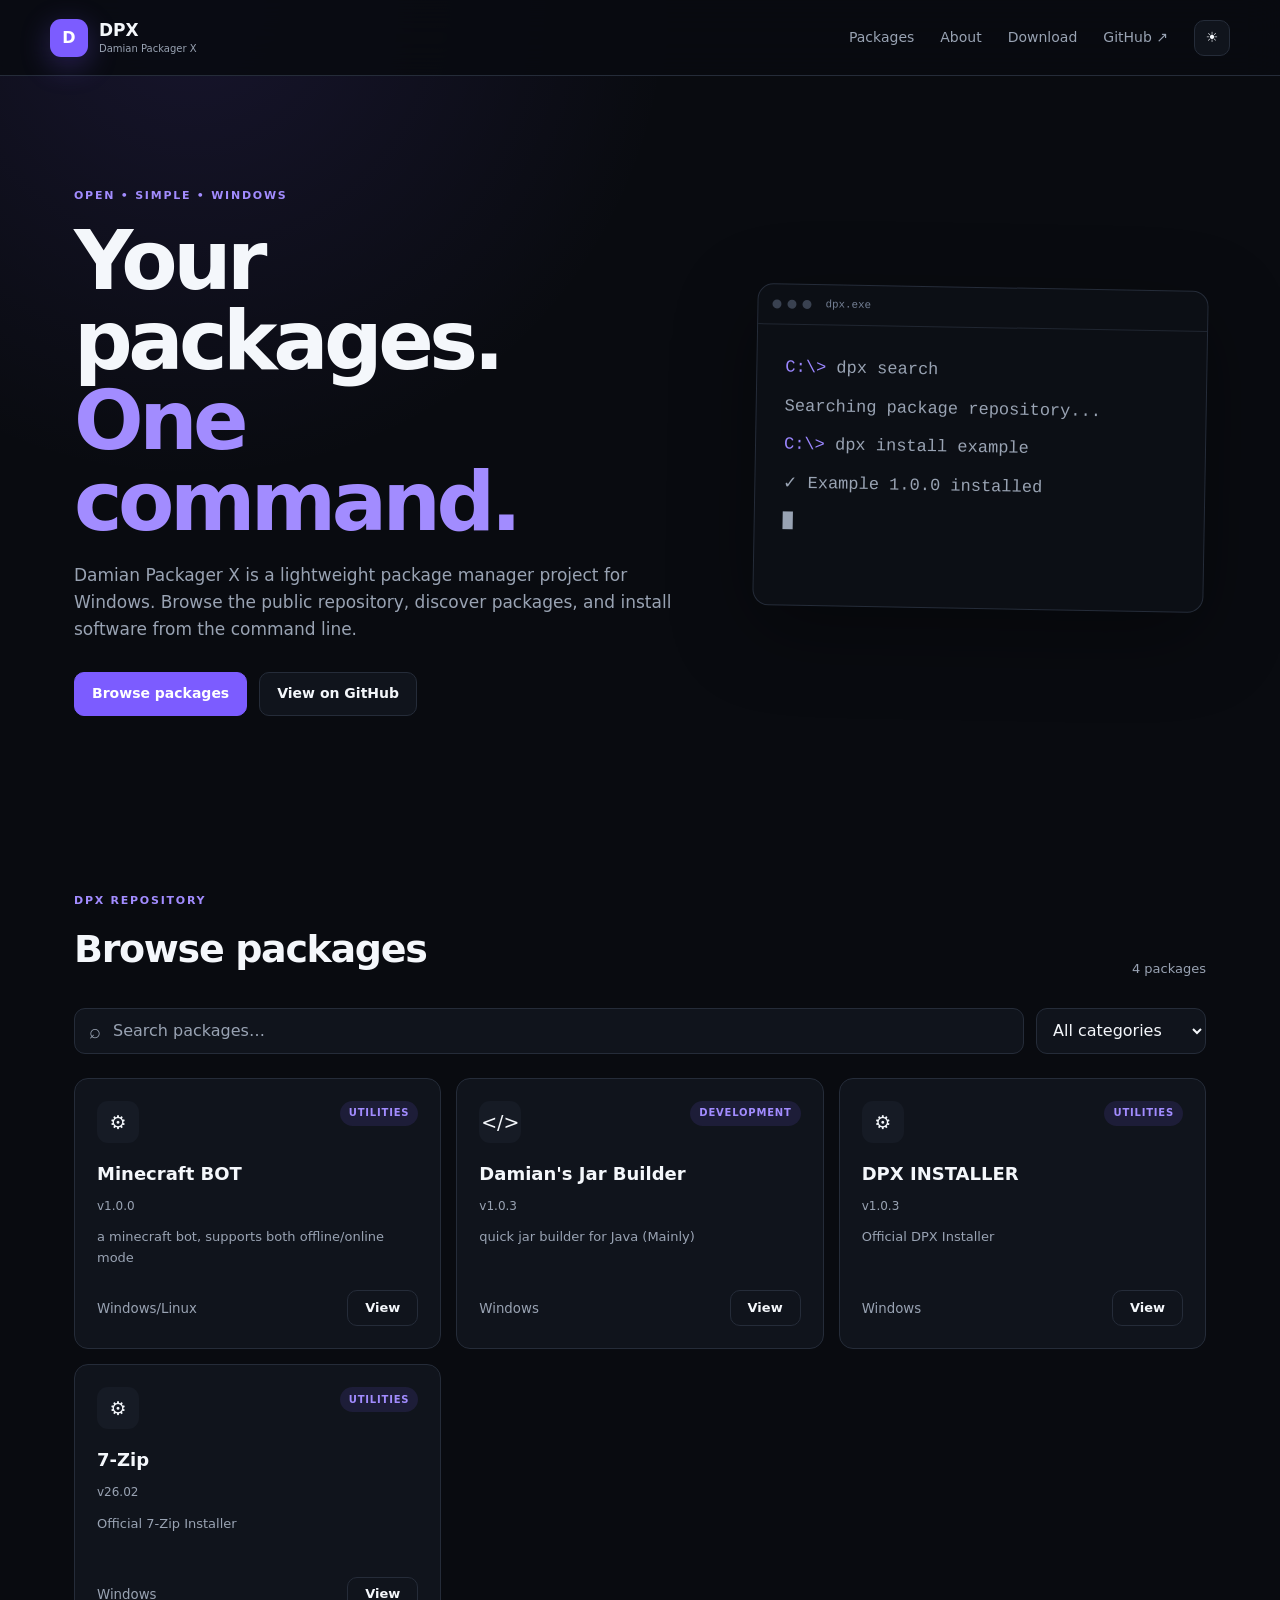
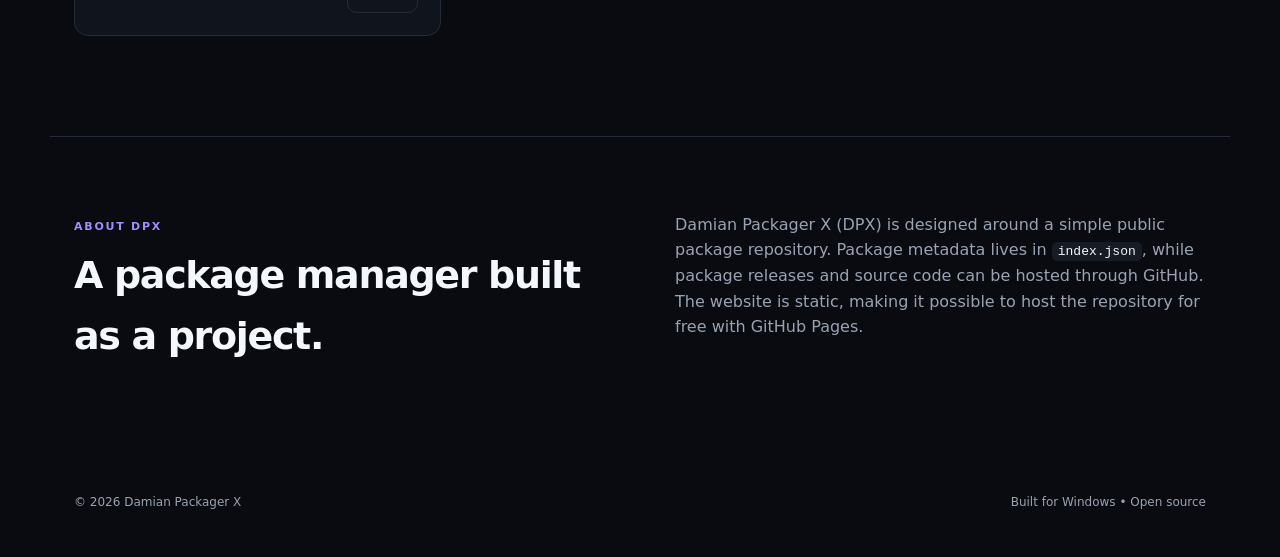
<file: index.html>
<!DOCTYPE html>
<html lang="en">
<head>
  <meta charset="UTF-8">
  <meta name="viewport" content="width=device-width, initial-scale=1.0">

  <meta
    name="description"
    content="DPX — Damian Packager X. Browse packages, explore package information, and discover software for Windows."
  >

  <meta name="theme-color" content="#0b0d12">

  <title>DPX — Damian Packager X</title>

  <link rel="stylesheet" href="style.css">
</head>

<body>

  <!-- =========================
       HEADER
  ========================== -->

  <header class="site-header">

    <a
      class="brand"
      href="#"
      aria-label="DPX — Damian Packager X home"
    >
      <span class="brand-mark">D</span>

      <span>
        <strong>DPX</strong>
        <small>Damian Packager X</small>
      </span>
    </a>


    <nav class="nav" aria-label="Main navigation">

      <a href="#packages">
        Packages
      </a>

      <a href="#about">
        About
      </a>

      <!-- Download DPX -->

      <a href="download.html">
        Download
      </a>

      <a
        id="githubLink"
        href="#"
        target="_blank"
        rel="noopener noreferrer"
      >
        GitHub ↗
      </a>

      <button
        id="themeButton"
        class="icon-button"
        type="button"
        aria-label="Toggle theme"
        title="Toggle theme"
      >
        ☾
      </button>

    </nav>

  </header>


  <!-- =========================
       MAIN
  ========================== -->

  <main>

    <!-- HERO -->

    <section class="hero">

      <div class="hero-content">

        <span class="eyebrow">
          OPEN • SIMPLE • WINDOWS
        </span>

        <h1>
          Your packages.<br>
          <span>One command.</span>
        </h1>

        <p>
          Damian Packager X is a lightweight package manager project
          for Windows. Browse the public repository, discover packages,
          and install software from the command line.
        </p>


        <div class="hero-actions">

          <a
            class="button primary"
            href="#packages"
          >
            Browse packages
          </a>

          <a
            class="button secondary"
            id="heroGithub"
            href="#"
            target="_blank"
            rel="noopener noreferrer"
          >
            View on GitHub
          </a>

        </div>

      </div>


      <!-- TERMINAL PREVIEW -->

      <div
        class="terminal-card"
        aria-label="DPX terminal preview"
      >

        <div class="terminal-top">

          <span></span>
          <span></span>
          <span></span>

          <small>dpx.exe</small>

        </div>


        <div class="terminal-body">

          <p>
            <span class="prompt">C:\&gt;</span>
            dpx search
          </p>

          <p class="muted">
            Searching package repository...
          </p>

          <p>
            <span class="prompt">C:\&gt;</span>
            dpx install example
          </p>

          <p class="success">
            ✓ Example 1.0.0 installed
          </p>

          <p>
            <span class="cursor">█</span>
          </p>

        </div>

      </div>

    </section>


    <!-- PACKAGES -->

    <section
      id="packages"
      class="section"
    >

      <div class="section-heading">

        <div>

          <span class="eyebrow">
            DPX REPOSITORY
          </span>

          <h2>
            Browse packages
          </h2>

        </div>

        <span
          id="packageCount"
          class="count"
        >
          Loading…
        </span>

      </div>


      <!-- SEARCH / FILTER -->

      <div class="toolbar">

        <label class="search-box">

          <span aria-hidden="true">
            ⌕
          </span>

          <input
            id="searchInput"
            type="search"
            placeholder="Search packages…"
            autocomplete="off"
            aria-label="Search packages"
          >

        </label>


        <select
          id="categoryFilter"
          aria-label="Filter packages by category"
        >

          <option value="all">
            All categories
          </option>

        </select>

      </div>


      <!-- PACKAGE GRID -->

      <div
        id="packageGrid"
        class="package-grid"
        aria-live="polite"
      ></div>


      <!-- EMPTY STATE -->

      <div
        id="emptyState"
        class="empty-state hidden"
      >

        <div
          class="empty-icon"
          aria-hidden="true"
        >
          ⌕
        </div>

        <h3>
          No packages found
        </h3>

        <p>
          Try a different search term or category.
        </p>

      </div>

    </section>


    <!-- ABOUT -->

    <section
      id="about"
      class="about-section"
    >

      <div>

        <span class="eyebrow">
          ABOUT DPX
        </span>

        <h2>
          A package manager built as a project.
        </h2>

      </div>


      <p>
        Damian Packager X (DPX) is designed around a simple public
        package repository. Package metadata lives in
        <code>index.json</code>, while package releases and source
        code can be hosted through GitHub. The website is static,
        making it possible to host the repository for free with
        GitHub Pages.
      </p>

    </section>

  </main>


  <!-- =========================
       FOOTER
  ========================== -->

  <footer class="site-footer">

    <span>
      © <span id="year"></span> Damian Packager X
    </span>

    <span>
      Built for Windows • Open source
    </span>

  </footer>


  <!-- =========================
       PACKAGE MODAL
  ========================== -->

  <div
    id="modal"
    class="modal hidden"
    role="dialog"
    aria-modal="true"
    aria-labelledby="modalTitle"
  >

    <div
      class="modal-backdrop"
      data-close-modal
    ></div>


    <article class="modal-card">

      <button
        class="modal-close"
        type="button"
        aria-label="Close package details"
        title="Close"
        data-close-modal
      >
        ×
      </button>


      <span
        id="modalCategory"
        class="tag"
      ></span>


      <h2 id="modalTitle"></h2>


      <p id="modalDescription"></p>


      <!-- PACKAGE DETAILS -->

      <div class="detail-grid">

        <div>
          <span>Version</span>
          <strong id="modalVersion"></strong>
        </div>

        <div>
          <span>License</span>
          <strong id="modalLicense"></strong>
        </div>

        <div>
          <span>Publisher</span>
          <strong id="modalPublisher"></strong>
        </div>

        <div>
          <span>Platform</span>
          <strong id="modalPlatform"></strong>
        </div>

      </div>


      <!-- INSTALL COMMAND -->

      <div class="install-box">

        <span>
          Install with DPX
        </span>

        <code id="modalCommand"></code>

        <button
          id="copyCommand"
          class="button secondary small"
          type="button"
        >
          Copy command
        </button>

      </div>


      <!-- PACKAGE LINKS -->

      <div class="modal-actions">

        <a
          id="modalDownload"
          class="button primary"
          href="#"
          target="_blank"
          rel="noopener noreferrer"
        >
          Download / Release ↗
        </a>

        <a
          id="modalSource"
          class="button secondary"
          href="#"
          target="_blank"
          rel="noopener noreferrer"
        >
          Source ↗
        </a>

      </div>

    </article>

  </div>


  <script src="script.js"></script>

</body>
</html>
</file>
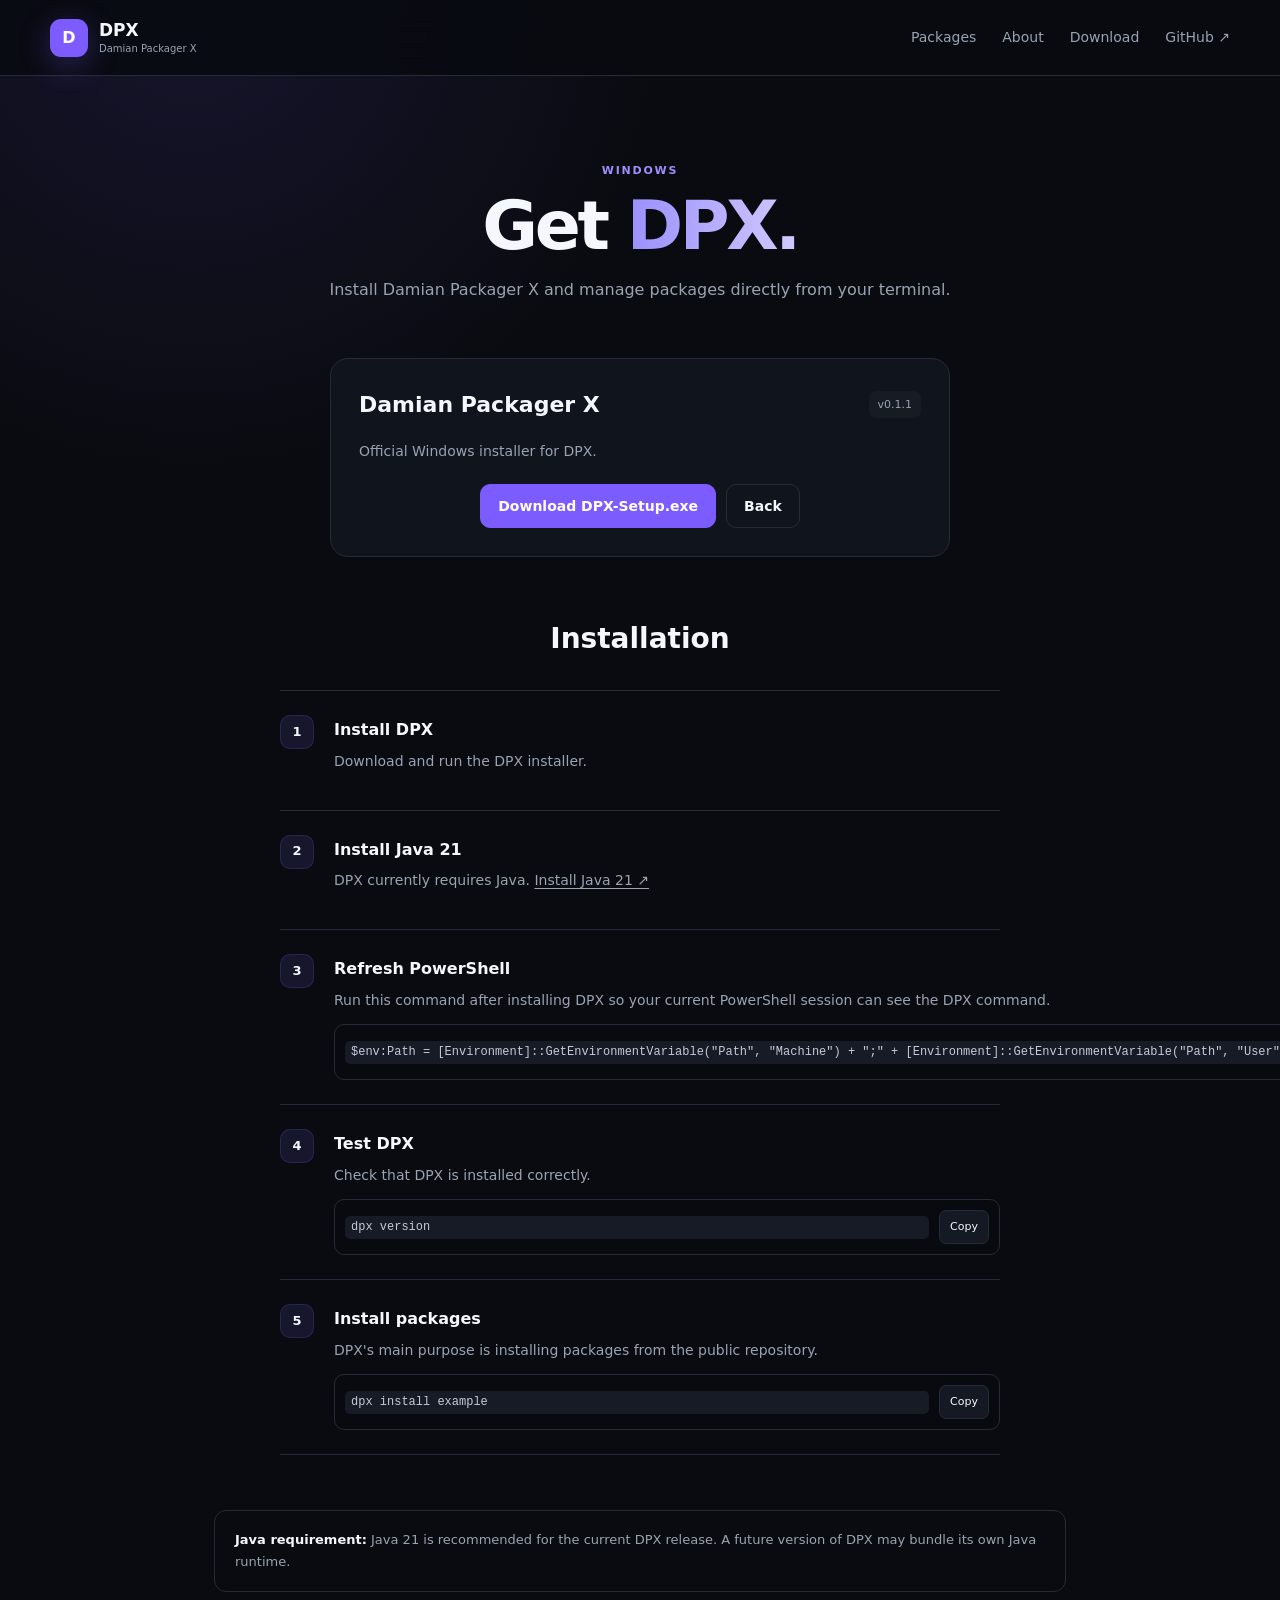
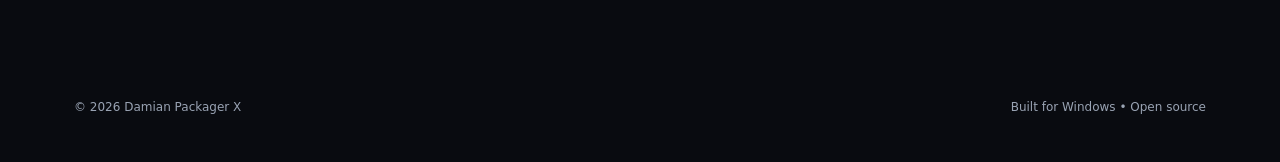
<file: download.html>
<!DOCTYPE html>
<html lang="en">
<head>
  <meta charset="UTF-8">
  <meta name="viewport" content="width=device-width, initial-scale=1.0">

  <meta
    name="description"
    content="Download and install Damian Packager X (DPX) for Windows."
  >

  <meta name="theme-color" content="#0b0d12">

  <title>Download DPX — Damian Packager X</title>

  <link rel="stylesheet" href="style.css">

  <style>
    .download-page {
      max-width: 900px;
      margin: 0 auto;
      padding: 80px 24px;
    }

    .download-header {
      text-align: center;
      max-width: 650px;
      margin: 0 auto 55px;
    }

    .download-header h1 {
      margin: 10px 0 16px;
      font-size: clamp(42px, 7vw, 68px);
      line-height: 1;
      letter-spacing: -0.05em;
    }

    .download-header h1 span {
      background: linear-gradient(90deg, #9b8fff, #d0caff);
      -webkit-background-clip: text;
      background-clip: text;
      color: transparent;
    }

    .download-header p {
      color: var(--muted);
      font-size: 16px;
      line-height: 1.7;
    }

    .download-card {
      max-width: 620px;
      margin: 0 auto 60px;
      padding: 28px;
      border: 1px solid var(--border);
      border-radius: 18px;
      background: var(--surface);
    }

    .download-card-top {
      display: flex;
      align-items: center;
      justify-content: space-between;
      gap: 16px;
      margin-bottom: 18px;
    }

    .download-card h2 {
      margin: 0;
      font-size: 22px;
    }

    .download-card p {
      margin: 0 0 22px;
      color: var(--muted);
      font-size: 14px;
    }

    .version-badge {
      padding: 5px 9px;
      border-radius: 7px;
      background: #171b24;
      color: var(--muted);
      font-size: 11px;
      white-space: nowrap;
    }

    .steps {
      max-width: 720px;
      margin: 0 auto;
    }

    .steps h2 {
      margin-bottom: 28px;
      text-align: center;
      font-size: 28px;
    }

    .step {
      display: grid;
      grid-template-columns: 38px 1fr;
      gap: 16px;
      padding: 24px 0;
      border-top: 1px solid var(--border);
    }

    .step:last-child {
      border-bottom: 1px solid var(--border);
    }

    .step-number {
      width: 34px;
      height: 34px;
      display: grid;
      place-items: center;
      border-radius: 10px;
      background: rgba(124, 108, 255, 0.12);
      border: 1px solid rgba(124, 108, 255, 0.18);
      color: var(--accent-light);
      font-size: 13px;
      font-weight: 700;
    }

    .step h3 {
      margin: 2px 0 7px;
      font-size: 16px;
    }

    .step p {
      margin: 0 0 12px;
      color: var(--muted);
      font-size: 14px;
      line-height: 1.7;
    }

    .step a {
      color: var(--accent-light);
      text-decoration: underline;
      text-underline-offset: 3px;
    }

    .step a:hover {
      color: var(--text);
    }

    .command-box {
      display: flex;
      align-items: center;
      gap: 10px;
      margin-top: 12px;
      padding: 10px;
      border: 1px solid var(--border);
      border-radius: 10px;
      background: #080a0f;
    }

    .command-box code {
      flex: 1;
      overflow-x: auto;
      white-space: nowrap;
      color: #c5cada;
      font-family:
        "SFMono-Regular",
        Consolas,
        "Liberation Mono",
        monospace;
      font-size: 12px;
    }

    .copy-button {
      flex-shrink: 0;
      padding: 7px 10px;
      border: 1px solid var(--border);
      border-radius: 7px;
      background: #151923;
      color: var(--text);
      cursor: pointer;
      font-size: 11px;
    }

    .copy-button:hover {
      background: #1b202c;
    }

    .java-note {
      margin-top: 55px;
      padding: 18px 20px;
      border: 1px solid var(--border);
      border-radius: 12px;
      color: var(--muted);
      font-size: 13px;
      line-height: 1.7;
    }

    .java-note strong {
      color: var(--text);
    }

    .download-actions {
      display: flex;
      justify-content: center;
      gap: 10px;
      flex-wrap: wrap;
    }

    @media (max-width: 600px) {
      .download-page {
        padding-top: 55px;
      }

      .download-card {
        padding: 22px;
      }

      .command-box {
        align-items: stretch;
      }

      .copy-button {
        align-self: center;
      }

      .step {
        grid-template-columns: 32px 1fr;
      }

      .step-number {
        width: 30px;
        height: 30px;
      }
    }
  </style>
</head>

<body>

  <!-- HEADER -->

  <header class="site-header">

    <a
      class="brand"
      href="index.html"
      aria-label="DPX — Damian Packager X home"
    >
      <span class="brand-mark">D</span>

      <span>
        <strong>DPX</strong>
        <small>Damian Packager X</small>
      </span>
    </a>

    <nav class="nav" aria-label="Main navigation">

      <a href="index.html#packages">
        Packages
      </a>

      <a href="index.html#about">
        About
      </a>

      <a href="download.html">
        Download
      </a>

      <a
        href="https://github.com/dpx-star/dpx-star.github.io"
        target="_blank"
        rel="noopener noreferrer"
      >
        GitHub ↗
      </a>

    </nav>

  </header>


  <main class="download-page">

    <!-- HEADER -->

    <section class="download-header">

      <span class="eyebrow">
        WINDOWS
      </span>

      <h1>
        Get <span>DPX.</span>
      </h1>

      <p>
        Install Damian Packager X and manage packages
        directly from your terminal.
      </p>

    </section>


    <!-- DOWNLOAD -->

    <section class="download-card">

      <div class="download-card-top">

        <h2>
          Damian Packager X
        </h2>

        <span class="version-badge">
          v0.1.1
        </span>

      </div>

      <p>
        Official Windows installer for DPX.
      </p>

      <div class="download-actions">

        <a
          class="button primary"
          href="DPX-Setup.exe"
        >
          Download DPX-Setup.exe
        </a>

        <a
          class="button secondary"
          href="index.html"
        >
          Back
        </a>

      </div>

    </section>


    <!-- INSTALL STEPS -->

    <section class="steps">

      <h2>
        Installation
      </h2>


      <!-- STEP 1 -->

      <div class="step">

        <span class="step-number">
          1
        </span>

        <div>

          <h3>
            Install DPX
          </h3>

          <p>
            Download and run the DPX installer.
          </p>

        </div>

      </div>


      <!-- STEP 2 -->

      <div class="step">

        <span class="step-number">
          2
        </span>

        <div>

          <h3>
            Install Java 21
          </h3>

          <p>
            DPX currently requires Java.
            <a
              href="https://adoptium.net/temurin/releases/?arch=any&version=21&os=any"
              target="_blank"
              rel="noopener noreferrer"
            >
              Install Java 21 ↗
            </a>
          </p>

        </div>

      </div>


      <!-- STEP 3 -->

      <div class="step">

        <span class="step-number">
          3
        </span>

        <div>

          <h3>
            Refresh PowerShell
          </h3>

          <p>
            Run this command after installing DPX so your
            current PowerShell session can see the DPX command.
          </p>

          <div class="command-box">

            <code id="pathCommand">$env:Path = [Environment]::GetEnvironmentVariable("Path", "Machine") + ";" + [Environment]::GetEnvironmentVariable("Path", "User")</code>

            <button
              class="copy-button"
              type="button"
              data-copy="pathCommand"
            >
              Copy
            </button>

          </div>

        </div>

      </div>


      <!-- STEP 4 -->

      <div class="step">

        <span class="step-number">
          4
        </span>

        <div>

          <h3>
            Test DPX
          </h3>

          <p>
            Check that DPX is installed correctly.
          </p>

          <div class="command-box">

            <code id="versionCommand">dpx version</code>

            <button
              class="copy-button"
              type="button"
              data-copy="versionCommand"
            >
              Copy
            </button>

          </div>

        </div>

      </div>


      <!-- STEP 5 -->

      <div class="step">

        <span class="step-number">
          5
        </span>

        <div>

          <h3>
            Install packages
          </h3>

          <p>
            DPX's main purpose is installing packages
            from the public repository.
          </p>

          <div class="command-box">

            <code id="installCommand">dpx install example</code>

            <button
              class="copy-button"
              type="button"
              data-copy="installCommand"
            >
              Copy
            </button>

          </div>

        </div>

      </div>

    </section>


    <!-- NOTE -->

    <div class="java-note">

      <strong>Java requirement:</strong>
      Java 21 is recommended for the current DPX release.
      A future version of DPX may bundle its own Java runtime.

    </div>

  </main>


  <!-- FOOTER -->

  <footer class="site-footer">

    <span>
      © <span id="year"></span> Damian Packager X
    </span>

    <span>
      Built for Windows • Open source
    </span>

  </footer>


  <script>
    document.getElementById("year").textContent =
      new Date().getFullYear();

    document
      .querySelectorAll("[data-copy]")
      .forEach(button => {

        button.addEventListener("click", async () => {

          const target =
            document.getElementById(
              button.dataset.copy
            );

          const text =
            target.textContent;

          try {

            await navigator.clipboard.writeText(text);

            const original =
              button.textContent;

            button.textContent =
              "Copied!";

            setTimeout(() => {
              button.textContent =
                original;
            }, 1200);

          } catch {

            button.textContent =
              "Failed";

            setTimeout(() => {
              button.textContent =
                "Copy";
            }, 1200);

          }

        });

      });
  </script>

</body>
</html>
</file>
<file: style.css>
:root {
  --bg: #090b10;
  --surface: #10141c;
  --surface-2: #161b25;
  --border: #252c39;
  --text: #f4f7fb;
  --muted: #99a3b3;
  --accent: #7c5cff;
  --accent-2: #a28cff;
  --success: #5ee7a4;
  --shadow: 0 24px 80px rgba(0, 0, 0, .35);
}

[data-theme="light"] {
  --bg: #f6f7fb;
  --surface: #ffffff;
  --surface-2: #f0f2f7;
  --border: #dfe3eb;
  --text: #151821;
  --muted: #647084;
  --accent: #6847e8;
  --accent-2: #5435d2;
  --success: #15945c;
  --shadow: 0 24px 70px rgba(27, 35, 52, .12);
}

* { box-sizing: border-box; }

html { scroll-behavior: smooth; }

body {
  margin: 0;
  background:
    radial-gradient(circle at 15% 0%, rgba(124, 92, 255, .12), transparent 30rem),
    var(--bg);
  color: var(--text);
  font-family: Inter, ui-sans-serif, system-ui, -apple-system, BlinkMacSystemFont, "Segoe UI", sans-serif;
  line-height: 1.6;
}

a { color: inherit; text-decoration: none; }

button, input, select { font: inherit; }

.site-header {
  height: 76px;
  padding: 0 max(24px, calc((100% - 1180px) / 2));
  display: flex;
  align-items: center;
  justify-content: space-between;
  border-bottom: 1px solid var(--border);
  background: color-mix(in srgb, var(--bg) 88%, transparent);
  backdrop-filter: blur(18px);
  position: sticky;
  top: 0;
  z-index: 10;
}

.brand {
  display: flex;
  gap: 11px;
  align-items: center;
}

.brand-mark {
  width: 38px;
  height: 38px;
  display: grid;
  place-items: center;
  border-radius: 11px;
  background: var(--accent);
  color: white;
  font-weight: 900;
  box-shadow: 0 8px 30px rgba(124, 92, 255, .3);
}

.brand strong, .brand small { display: block; line-height: 1.1; }
.brand strong { font-size: 17px; }
.brand small { color: var(--muted); font-size: 10px; margin-top: 4px; }

.nav { display: flex; align-items: center; gap: 26px; color: var(--muted); font-size: 14px; }
.nav a:hover { color: var(--text); }

.icon-button, .modal-close {
  border: 1px solid var(--border);
  background: var(--surface);
  color: var(--text);
  cursor: pointer;
}

.icon-button {
  width: 36px;
  height: 36px;
  border-radius: 10px;
}

.hero, .section, .about-section {
  max-width: 1180px;
  margin: 0 auto;
  padding-left: 24px;
  padding-right: 24px;
}

.hero {
  min-height: 610px;
  padding-top: 105px;
  padding-bottom: 100px;
  display: grid;
  grid-template-columns: 1.15fr .85fr;
  gap: 70px;
  align-items: center;
}

.eyebrow {
  color: var(--accent-2);
  font-size: 11px;
  font-weight: 800;
  letter-spacing: .16em;
}

.hero h1 {
  margin: 14px 0 20px;
  font-size: clamp(50px, 7vw, 82px);
  line-height: .98;
  letter-spacing: -.055em;
}

.hero h1 span { color: var(--accent-2); }

.hero p {
  max-width: 620px;
  color: var(--muted);
  font-size: 17px;
}

.hero-actions, .modal-actions { display: flex; gap: 12px; flex-wrap: wrap; margin-top: 28px; }

.button {
  display: inline-flex;
  justify-content: center;
  align-items: center;
  min-height: 44px;
  padding: 0 17px;
  border-radius: 10px;
  border: 1px solid var(--border);
  cursor: pointer;
  font-weight: 700;
  font-size: 14px;
}

.button.primary {
  color: white;
  background: var(--accent);
  border-color: var(--accent);
}
.button.primary:hover { background: var(--accent-2); }

.button.secondary {
  color: var(--text);
  background: var(--surface);
}
.button.secondary:hover { background: var(--surface-2); }
.button.small { min-height: 36px; font-size: 13px; }

.terminal-card {
  border: 1px solid var(--border);
  background: #0c0f15;
  border-radius: 16px;
  overflow: hidden;
  box-shadow: var(--shadow);
  transform: rotate(1deg);
}

.terminal-top {
  height: 40px;
  padding: 0 14px;
  display: flex;
  align-items: center;
  gap: 6px;
  border-bottom: 1px solid #202631;
  color: #758095;
}
.terminal-top span {
  width: 9px; height: 9px; border-radius: 50%; background: #394150;
}
.terminal-top small { margin-left: 8px; font-family: monospace; }

.terminal-body {
  padding: 28px;
  min-height: 280px;
  color: #d9dfeb;
  font: 14px/1.8 "SFMono-Regular", Consolas, monospace;
}
.terminal-body p { margin: 0 0 8px; }
.prompt { color: #9b86ff; }
.muted { color: #69758a; }
.success { color: var(--success); }
.cursor { animation: blink 1s steps(1) infinite; }
@keyframes blink { 50% { opacity: 0; } }

.section { padding-top: 70px; padding-bottom: 100px; }

.section-heading {
  display: flex;
  justify-content: space-between;
  align-items: end;
  gap: 20px;
  margin-bottom: 28px;
}
.section-heading h2, .about-section h2 {
  margin: 8px 0 0;
  font-size: 38px;
  letter-spacing: -.035em;
}
.count { color: var(--muted); font-size: 13px; }

.toolbar { display: flex; gap: 12px; margin-bottom: 24px; }

.search-box {
  flex: 1;
  display: flex;
  align-items: center;
  gap: 10px;
  padding: 0 14px;
  min-height: 46px;
  border: 1px solid var(--border);
  border-radius: 11px;
  background: var(--surface);
}
.search-box span { color: var(--muted); font-size: 20px; }
.search-box input {
  width: 100%;
  outline: none;
  border: 0;
  background: transparent;
  color: var(--text);
}
.search-box input::placeholder { color: var(--muted); }

select {
  min-width: 170px;
  border: 1px solid var(--border);
  border-radius: 11px;
  padding: 0 12px;
  color: var(--text);
  background: var(--surface);
  outline: none;
}

.package-grid {
  display: grid;
  grid-template-columns: repeat(3, 1fr);
  gap: 15px;
}

.package-card {
  min-height: 205px;
  padding: 22px;
  border: 1px solid var(--border);
  border-radius: 14px;
  background: var(--surface);
  transition: transform .18s ease, border-color .18s ease;
}
.package-card:hover { transform: translateY(-3px); border-color: color-mix(in srgb, var(--accent) 60%, var(--border)); }

.package-top { display: flex; justify-content: space-between; gap: 12px; }
.package-icon {
  width: 42px; height: 42px;
  display: grid; place-items: center;
  border-radius: 11px;
  background: var(--surface-2);
  font-size: 19px;
}
.tag {
  display: inline-flex;
  align-items: center;
  height: 25px;
  padding: 0 9px;
  border-radius: 999px;
  background: rgba(124, 92, 255, .12);
  color: var(--accent-2);
  font-size: 10px;
  font-weight: 800;
  text-transform: uppercase;
  letter-spacing: .08em;
}
.package-card h3 { margin: 17px 0 3px; font-size: 18px; }
.package-card .version { color: var(--muted); font-size: 12px; }
.package-card p {
  height: 48px;
  overflow: hidden;
  color: var(--muted);
  font-size: 13px;
  margin: 10px 0 15px;
}
.package-footer { display: flex; align-items: center; justify-content: space-between; gap: 10px; }
.package-footer small { color: var(--muted); }

.empty-state { text-align: center; padding: 70px 20px; }
.empty-icon { font-size: 36px; color: var(--muted); }
.empty-state h3 { margin: 8px 0; }
.empty-state p { color: var(--muted); }
.hidden { display: none !important; }

.about-section {
  padding-top: 75px;
  padding-bottom: 100px;
  display: grid;
  grid-template-columns: 1fr 1fr;
  gap: 70px;
  border-top: 1px solid var(--border);
}
.about-section p { color: var(--muted); margin: 0; }
code {
  padding: 2px 6px;
  border-radius: 5px;
  background: var(--surface-2);
  color: var(--text);
  font-family: monospace;
}

.site-footer {
  max-width: 1180px;
  margin: 0 auto;
  padding: 26px 24px 45px;
  display: flex;
  justify-content: space-between;
  color: var(--muted);
  font-size: 12px;
}

.modal {
  position: fixed;
  inset: 0;
  z-index: 30;
  display: grid;
  place-items: center;
  padding: 20px;
}
.modal-backdrop { position: absolute; inset: 0; background: rgba(0,0,0,.68); backdrop-filter: blur(5px); }
.modal-card {
  position: relative;
  width: min(620px, 100%);
  padding: 30px;
  border: 1px solid var(--border);
  border-radius: 17px;
  background: var(--surface);
  box-shadow: var(--shadow);
}
.modal-close {
  position: absolute;
  top: 16px; right: 16px;
  width: 34px; height: 34px;
  border-radius: 9px;
  font-size: 22px;
}
.modal-card h2 { margin: 14px 0 7px; font-size: 30px; }
.modal-card > p { color: var(--muted); }
.detail-grid {
  display: grid;
  grid-template-columns: repeat(4, 1fr);
  gap: 10px;
  margin: 22px 0;
}
.detail-grid div {
  padding: 12px;
  border-radius: 10px;
  background: var(--surface-2);
}
.detail-grid span, .install-box > span { display: block; color: var(--muted); font-size: 10px; text-transform: uppercase; letter-spacing: .08em; }
.detail-grid strong { display: block; margin-top: 3px; font-size: 12px; }
.install-box {
  padding: 15px;
  border: 1px solid var(--border);
  border-radius: 11px;
  background: var(--surface-2);
}
.install-box code {
  display: block;
  margin: 8px 0 12px;
  padding: 0;
  background: transparent;
  font-size: 13px;
}

@media (max-width: 850px) {
  .hero { grid-template-columns: 1fr; padding-top: 70px; }
  .terminal-card { transform: none; }
  .package-grid { grid-template-columns: repeat(2, 1fr); }
  .about-section { grid-template-columns: 1fr; gap: 25px; }
}

@media (max-width: 600px) {
  .site-header { height: 68px; }
  .nav a { display: none; }
  .hero h1 { font-size: 52px; }
  .package-grid { grid-template-columns: 1fr; }
  .toolbar { flex-direction: column; }
  select { min-height: 46px; }
  .detail-grid { grid-template-columns: repeat(2, 1fr); }
  .site-footer { flex-direction: column; gap: 8px; }
}
</file>
